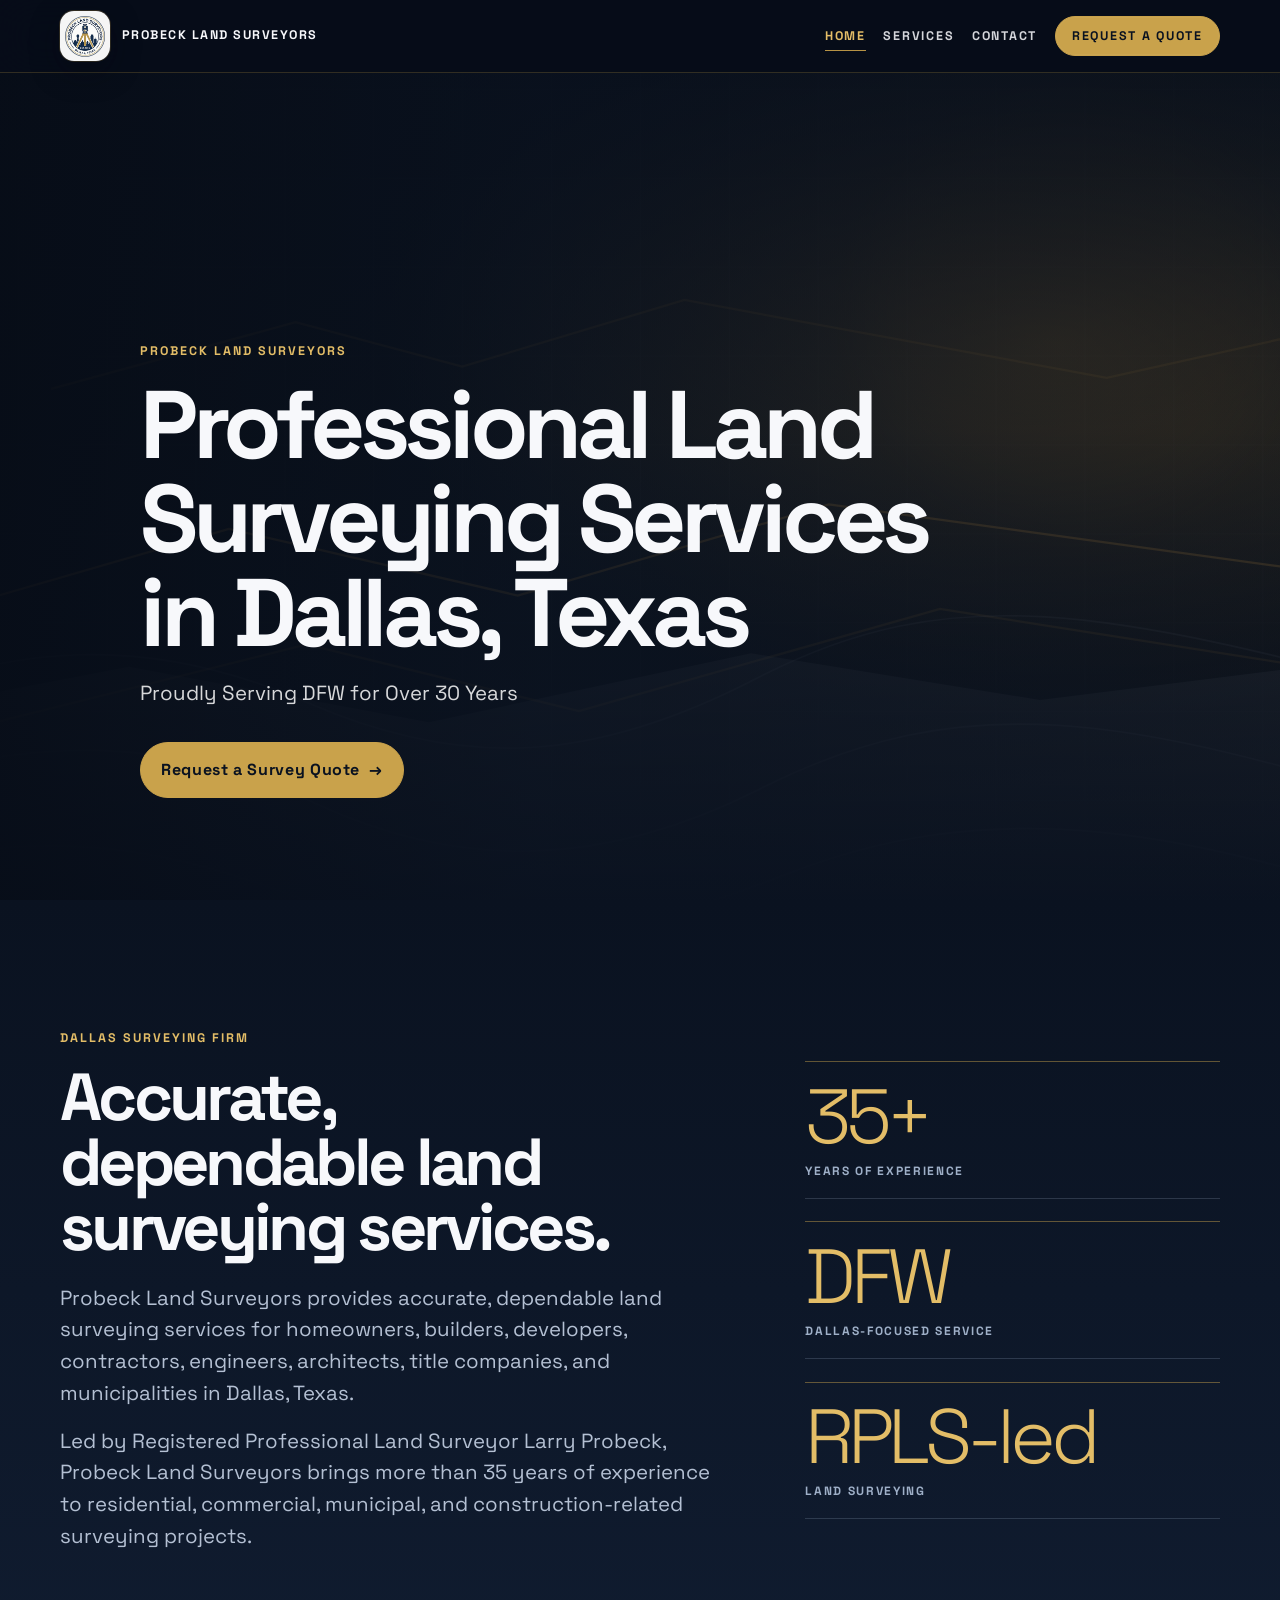
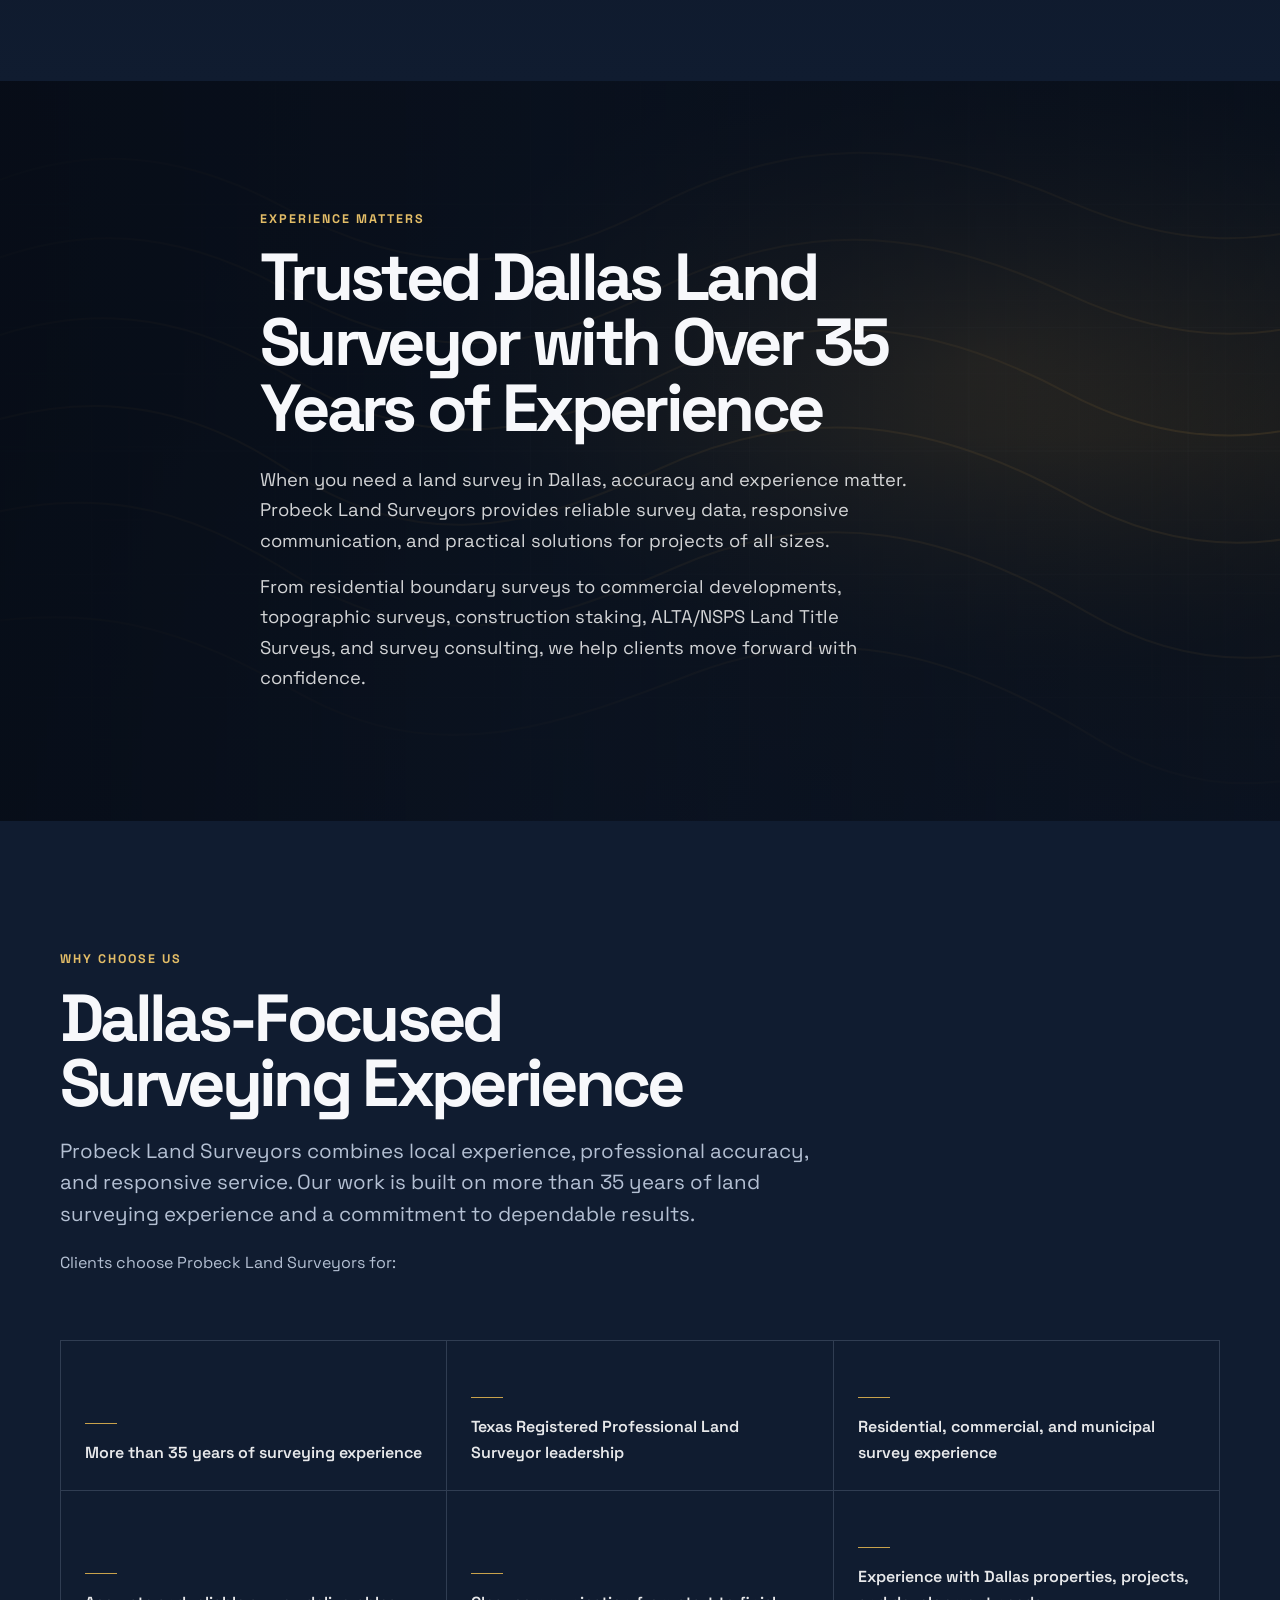
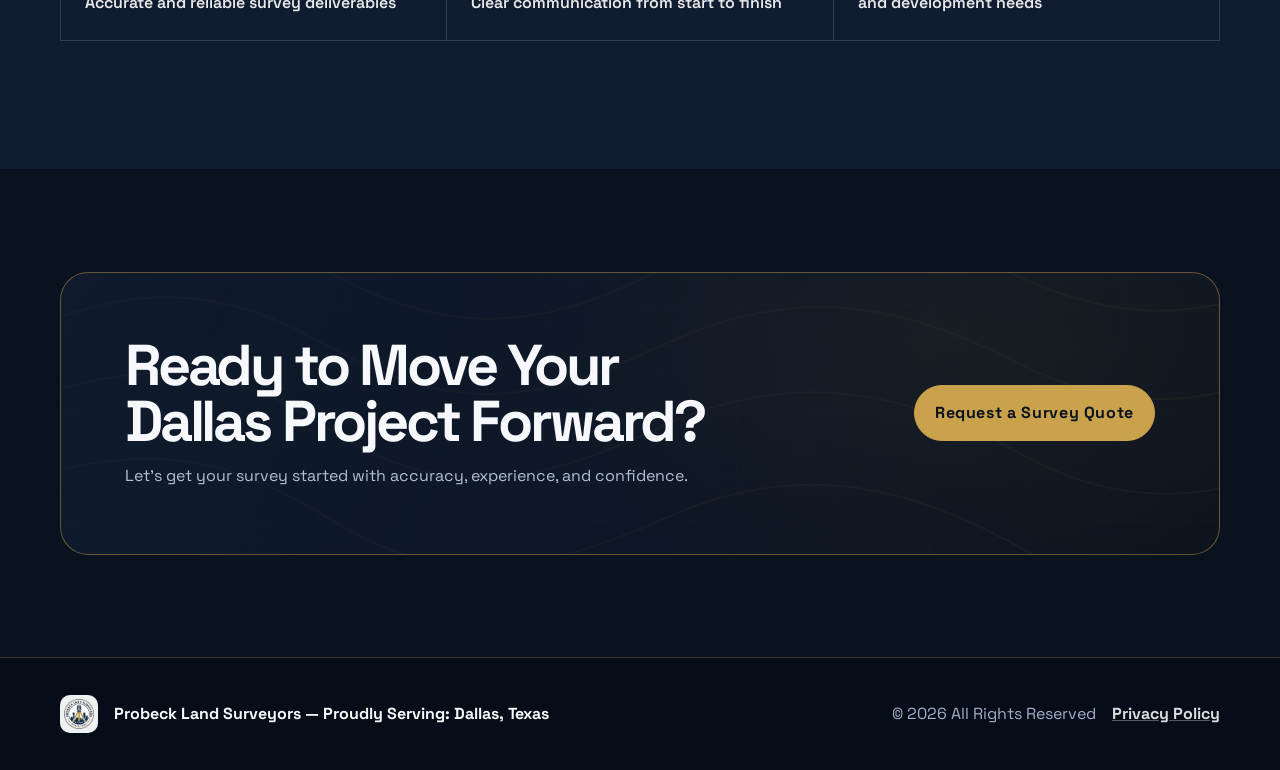
<file: index.html>
<!doctype html>
<html lang="en">
<head>
  <meta charset="utf-8">
  <meta name="viewport" content="width=device-width, initial-scale=1">
  <meta name="theme-color" content="#10212f">
  <link rel="preconnect" href="https://fonts.googleapis.com">
  <link rel="preconnect" href="https://fonts.gstatic.com" crossorigin>
  <link href="https://fonts.googleapis.com/css2?family=Space+Grotesk:wght@300;400;500;600;700&display=swap" rel="stylesheet">
  <link rel="stylesheet" href="css/style.css">
  <link rel="icon" href="images/favicon-32x32.png" sizes="32x32" type="image/png">
  <link rel="apple-touch-icon" href="images/apple-touch-icon.png">
  <title>Professional Land Surveying Services in Dallas, Texas | Probeck Land Surveyors</title>
  <meta name="description" content="Probeck Land Surveyors provides accurate, dependable land surveying services for homeowners, builders, developers, contractors, engineers, architects, title companies, and municipalities in Dallas, Texas.">
  <meta property="og:title" content="Professional Land Surveying Services in Dallas, Texas | Probeck Land Surveyors">
  <meta property="og:description" content="Probeck Land Surveyors provides accurate, dependable land surveying services for homeowners, builders, developers, contractors, engineers, architects, title companies, and municipalities in Dallas, Texas.">
  <meta property="og:type" content="website">
  <meta property="og:url" content="https://www.probecksurveying.com/">
  <meta property="og:image" content="https://www.probecksurveying.com/images/og-image.png">
  <script type="application/ld+json">{
    "@context": "https://schema.org",
    "@type": "ProfessionalService",
    "name": "Probeck Land Surveyors",
    "url": "https://www.probecksurveying.com",
    "areaServed": "Dallas, TX",
    "address": {
      "@type": "PostalAddress",
      "addressLocality": "Dallas",
      "addressRegion": "TX",
      "addressCountry": "US"
    }
  }</script>
</head>
<body>
<a class="skip-link" href="#main">Skip to main content</a>
<header class="site-header" data-site-header>
  <div class="container header-inner">
    <a class="logo" href="index.html" aria-label="Probeck Land Surveyors home">
      <span class="logo-chip"><img src="images/logo-site.png" alt="Probeck Land Surveyors logo" width="80" height="80"></span>
      <span class="logo-text">Probeck Land Surveyors</span>
      <span class="sr-only">PLS</span>
      <span class="sr-only">Probeck Surveying</span>
      <span class="sr-only">Dallas, Texas</span>
    </a>
    <button class="nav-toggle" type="button" aria-label="Toggle navigation" aria-controls="site-nav" aria-expanded="false">
      <span></span><span></span><span></span>
    </button>
    <nav class="site-nav" id="site-nav" aria-label="Primary navigation">
      <ul>
        <li><a aria-current="page" href="index.html">Home</a></li>
        <li><a  href="services.html">Services</a></li>
        <li><a  href="contact.html">Contact</a></li>
        <li><a class="nav-cta" href="contact.html">Request a Quote</a></li>
      </ul>
    </nav>
  </div>
</header>
<main id="main">
  <section class="hero cinematic-hero" aria-labelledby="home-hero-title">
    <div class="hero-media" aria-hidden="true"></div>
    <div class="container hero-content" data-reveal>
      <p class="eyebrow">PROBECK LAND SURVEYORS</p>
      <h1 id="home-hero-title">Professional Land Surveying Services in Dallas, Texas</h1>
      <p class="lead">Proudly Serving DFW for Over 30 Years</p>
      <span class="sr-only">35+ years of experience</span>
      <span class="sr-only">Registered Professional Land Surveyor leadership</span>
      <a class="button" href="contact.html">Request a Survey Quote <span aria-hidden="true">→</span></a>
    </div>
  </section>

  <section class="section intro-section" aria-labelledby="intro-title">
    <div class="container intro-grid" data-reveal>
      <div>
        <p class="eyebrow">Dallas surveying firm</p>
        <h2 id="intro-title">Accurate, dependable land surveying services.</h2>
        <div class="lead intro-copy">
          <p>Probeck Land Surveyors provides accurate, dependable land surveying services for homeowners, builders, developers, contractors, engineers, architects, title companies, and municipalities in Dallas, Texas.</p>
          <p>Led by Registered Professional Land Surveyor Larry Probeck, Probeck Land Surveyors brings more than 35 years of experience to residential, commercial, municipal, and construction-related surveying projects.</p>
        </div>
      </div>
      <aside class="stat-grid" aria-label="Surveying experience summary">
        <div class="stat"><strong>35+</strong><span>Years of experience</span></div>
        <div class="stat"><strong>DFW</strong><span>Dallas-focused service</span></div>
        <div class="stat" aria-label="RPLS-led land surveying"><strong class="stat-generated" data-stat="RPLS-led" aria-hidden="true"></strong><span class="stat-generated" data-stat="land surveying" aria-hidden="true"></span></div>
      </aside>
    </div>
  </section>

  <section class="image-band trusted-band" aria-labelledby="trusted-title">
    <div class="container image-band-content" data-reveal>
      <p class="eyebrow">Experience matters</p>
      <h2 id="trusted-title">Trusted Dallas Land Surveyor with Over 35 Years of Experience</h2>
      <p>When you need a land survey in Dallas, accuracy and experience matter. Probeck Land Surveyors provides reliable survey data, responsive communication, and practical solutions for projects of all sizes.</p>
      <p>From residential boundary surveys to commercial developments, topographic surveys, construction staking, ALTA/NSPS Land Title Surveys, and survey consulting, we help clients move forward with confidence.</p>
    </div>
  </section>

  <section class="section why-section" aria-labelledby="why-title">
    <div class="container" data-reveal>
      <div class="section-heading text-narrow">
        <p class="eyebrow">Why choose us</p>
        <h2 id="why-title">Dallas-Focused Surveying Experience</h2>
        <p class="lead">Probeck Land Surveyors combines local experience, professional accuracy, and responsive service. Our work is built on more than 35 years of land surveying experience and a commitment to dependable results.</p>
        <p>Clients choose Probeck Land Surveyors for:</p>
      </div>
      <div class="check-grid" aria-label="Clients choose Probeck Land Surveyors for">
        <div class="check-item"><span>More than 35 years of surveying experience</span></div>
        <div class="check-item"><span>Texas Registered Professional Land Surveyor leadership</span></div>
        <div class="check-item"><span>Residential, commercial, and municipal survey experience</span></div>
        <div class="check-item"><span>Accurate and reliable survey deliverables</span></div>
        <div class="check-item"><span>Clear communication from start to finish</span></div>
        <div class="check-item"><span>Experience with Dallas properties, projects, and development needs</span></div>
      </div>
    </div>
  </section>

  <section class="container" aria-labelledby="cta-heading" data-reveal>
  <div class="cta-band">
    <div>
      <h2 id="cta-heading">Ready to Move Your Dallas Project Forward?</h2>
      <p>Let's get your survey started with accuracy, experience, and confidence.</p>
    </div>
    <a class="button" href="contact.html">Request a Survey Quote</a>
  </div>
</section>
</main>
<footer class="site-footer">
  <div class="container footer-inner">
    <div class="footer-brand-block">
      <img class="footer-logo" src="images/logo-site.png" alt="Probeck Land Surveyors logo" width="80" height="80" loading="lazy">
      <div>
        <div class="footer-brand">Probeck Land Surveyors — Proudly Serving: Dallas, Texas</div>
      </div>
    </div>
    <div class="footer-links">
      <span>© 2026 All Rights Reserved</span>
      <a href="privacy-policy.html">Privacy Policy</a>
    </div>
  </div>
</footer>
<script src="js/main.js" defer></script>
</body>
</html>
</file>
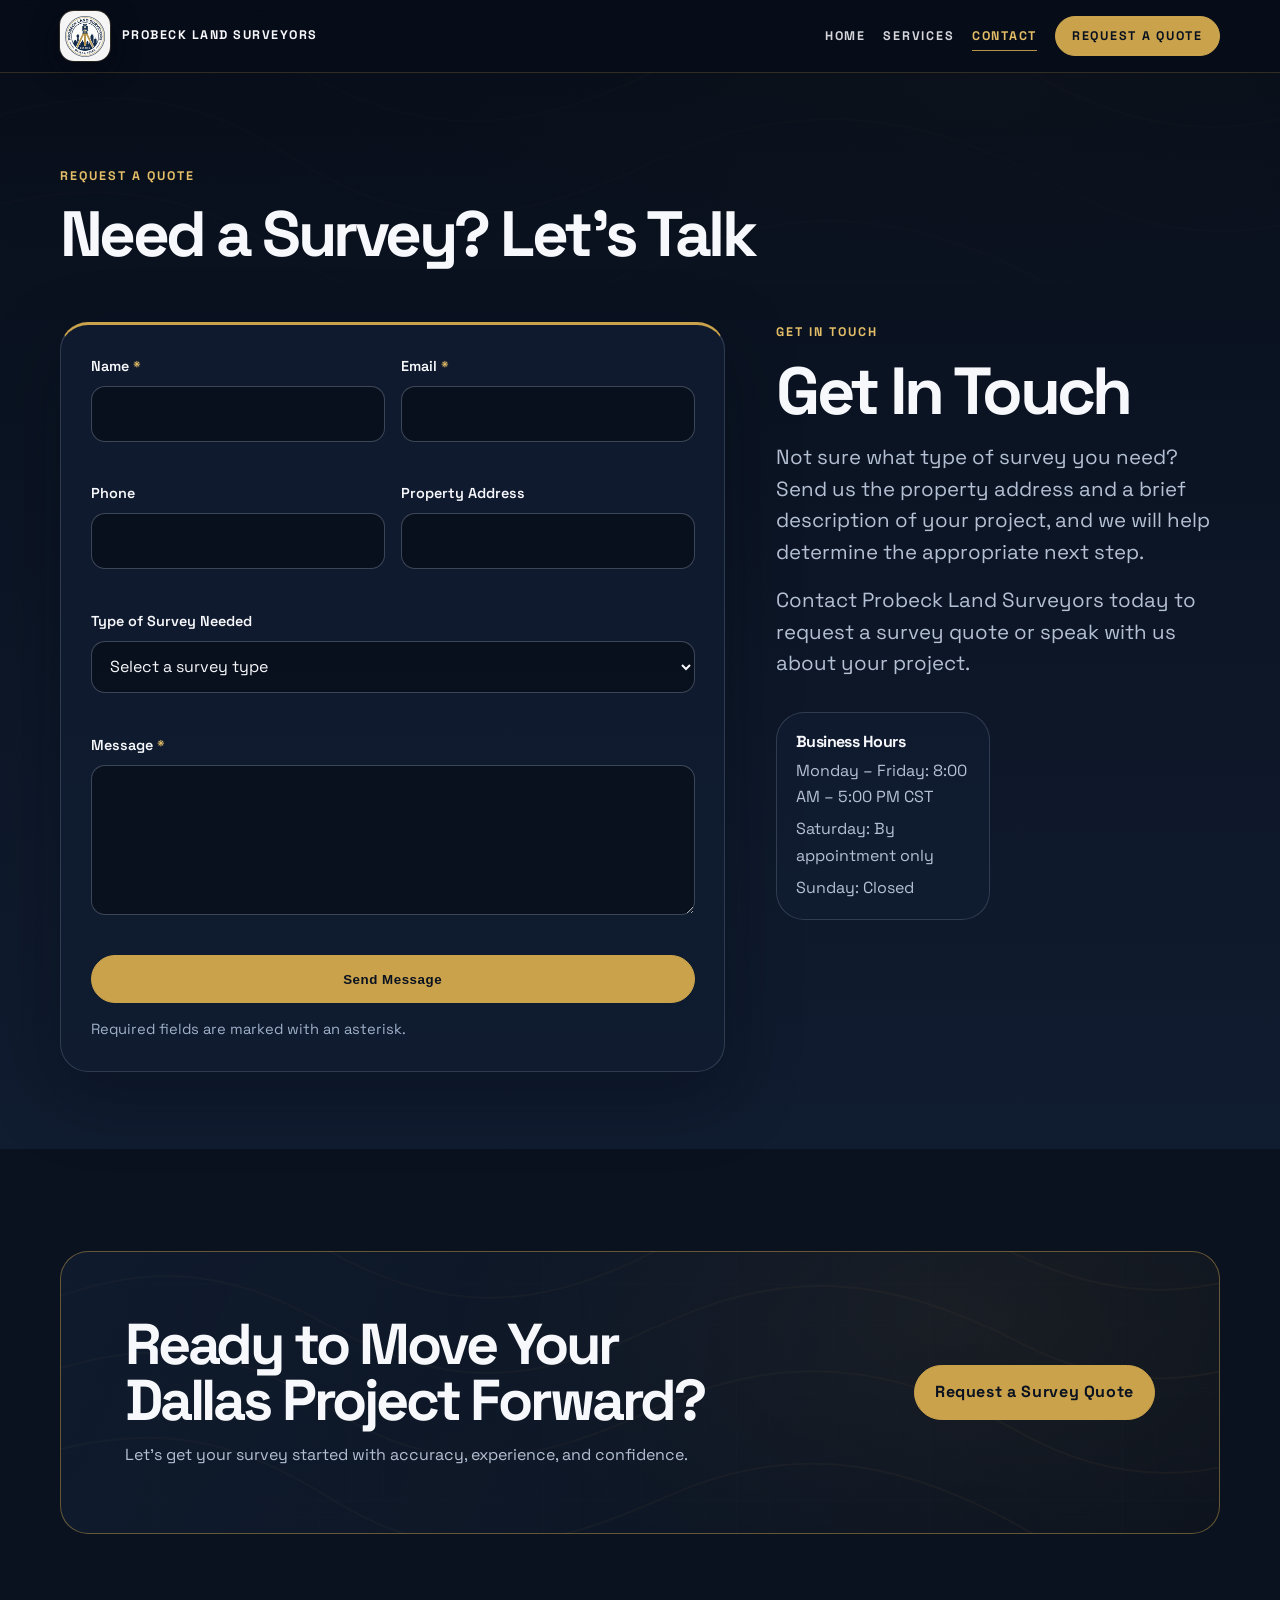
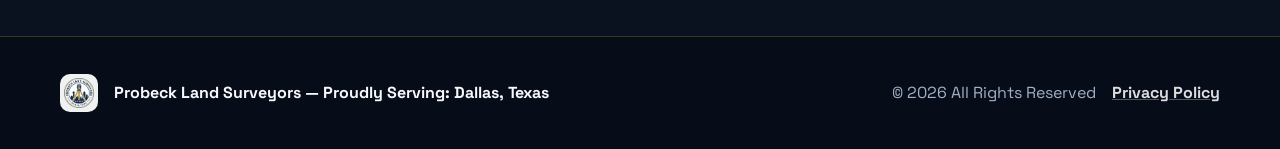
<file: contact.html>
<!doctype html>
<html lang="en">
<head>
  <meta charset="utf-8">
  <meta name="viewport" content="width=device-width, initial-scale=1">
  <meta name="theme-color" content="#10212f">
  <link rel="preconnect" href="https://fonts.googleapis.com">
  <link rel="preconnect" href="https://fonts.gstatic.com" crossorigin>
  <link href="https://fonts.googleapis.com/css2?family=Space+Grotesk:wght@300;400;500;600;700&display=swap" rel="stylesheet">
  <link rel="stylesheet" href="css/style.css">
  <link rel="icon" href="images/favicon-32x32.png" sizes="32x32" type="image/png">
  <link rel="apple-touch-icon" href="images/apple-touch-icon.png">
  <title>Contact Probeck Land Surveyors | Request a Survey Quote</title>
  <meta name="description" content="Contact Probeck Land Surveyors in Dallas, Texas to request a survey quote or discuss the appropriate next step for your property or project.">
  <meta property="og:title" content="Contact Probeck Land Surveyors | Request a Survey Quote">
  <meta property="og:description" content="Contact Probeck Land Surveyors in Dallas, Texas to request a survey quote or discuss the appropriate next step for your property or project.">
  <meta property="og:type" content="website">
  <meta property="og:url" content="https://www.probecksurveying.com/contact.html">
  <meta property="og:image" content="https://www.probecksurveying.com/images/og-image.png">
</head>
<body>
<a class="skip-link" href="#main">Skip to main content</a>
<header class="site-header" data-site-header>
  <div class="container header-inner">
    <a class="logo" href="index.html" aria-label="Probeck Land Surveyors home">
      <span class="logo-chip"><img src="images/logo-site.png" alt="Probeck Land Surveyors logo" width="80" height="80"></span>
      <span class="logo-text">Probeck Land Surveyors</span>
      <span class="sr-only">PLS</span>
      <span class="sr-only">Probeck Surveying</span>
      <span class="sr-only">Dallas, Texas</span>
    </a>
    <button class="nav-toggle" type="button" aria-label="Toggle navigation" aria-controls="site-nav" aria-expanded="false">
      <span></span><span></span><span></span>
    </button>
    <nav class="site-nav" id="site-nav" aria-label="Primary navigation">
      <ul>
        <li><a  href="index.html">Home</a></li>
        <li><a  href="services.html">Services</a></li>
        <li><a aria-current="page" href="contact.html">Contact</a></li>
        <li><a class="nav-cta" href="contact.html">Request a Quote</a></li>
      </ul>
    </nav>
  </div>
</header>
<main id="main">
  <section class="page-hero contact-hero" aria-labelledby="contact-title">
    <div class="container" data-reveal>
      <p class="eyebrow">Request a quote</p>
      <h1 id="contact-title">Need a Survey? Let's Talk</h1>
    </div>
  </section>

  <section class="section contact-section" aria-labelledby="get-in-touch-title">
    <div class="container contact-grid" data-reveal>
      <aside>
        <p class="eyebrow">Get In Touch</p>
        <h2 id="get-in-touch-title">Get In Touch</h2>
        <div class="lead contact-copy">
          <p>Not sure what type of survey you need? Send us the property address and a brief description of your project, and we will help determine the appropriate next step.</p>
          <p>Contact Probeck Land Surveyors today to request a survey quote or speak with us about your project.</p>
        </div>
        <div class="info-list">
          <div class="info-item">
            <h3>Business Hours</h3>
            <ul class="hours-list">
              <li>Monday – Friday: 8:00 AM – 5:00 PM CST</li>
              <li>Saturday: By appointment only</li>
              <li>Sunday: Closed</li>
            </ul>
          </div>
        </div>
      </aside>

      <div id="contact-form">
      <form class="contact-form surface-card" id="survey-contact-form" action="https://api.web3forms.com/submit" method="POST" novalidate>
        <input type="hidden" name="access_key" value="6d266eff-7ae9-4b81-be35-848640937caf">
        <input type="hidden" name="subject" value="New survey inquiry from probecksurveying.com">
        <input type="checkbox" name="botcheck" class="hidden" style="display:none" tabindex="-1" autocomplete="off">
        <div class="form-grid">
          <div class="form-field">
            <label for="name">Name <span class="required" aria-hidden="true">*</span></label>
            <input id="name" name="name" type="text" autocomplete="name" required aria-describedby="name-error">
            <span class="field-error" id="name-error" aria-live="polite"></span>
          </div>
          <div class="form-field">
            <label for="email">Email <span class="required" aria-hidden="true">*</span></label>
            <input id="email" name="email" type="email" autocomplete="email" required aria-describedby="email-error">
            <span class="field-error" id="email-error" aria-live="polite"></span>
          </div>
          <div class="form-field">
            <label for="phone">Phone</label>
            <input id="phone" name="phone" type="tel" autocomplete="tel" aria-describedby="phone-error">
            <span class="field-error" id="phone-error" aria-live="polite"></span>
          </div>
          <div class="form-field">
            <label for="property-address">Property Address</label>
            <input id="property-address" name="property_address" type="text" autocomplete="street-address" aria-describedby="property-address-error">
            <span class="field-error" id="property-address-error" aria-live="polite"></span>
          </div>
          <div class="form-field form-field-full">
            <label for="survey-type">Type of Survey Needed</label>
            <select id="survey-type" name="survey_type" aria-describedby="survey-type-error">
              <option value="">Select a survey type</option>
              <option>Boundary Survey</option>
              <option>Residential Survey</option>
              <option>Commercial Survey</option>
              <option>ALTA/NSPS Survey</option>
              <option>Topographic Survey</option>
              <option>Elevation Certificate</option>
              <option>Construction Staking</option>
              <option>Other/Not Sure</option>
            </select>
            <span class="field-error" id="survey-type-error" aria-live="polite"></span>
          </div>
          <div class="form-field form-field-full">
            <label for="message">Message <span class="required" aria-hidden="true">*</span></label>
            <textarea id="message" name="message" autocomplete="off" required aria-describedby="message-error"></textarea>
            <span class="field-error" id="message-error" aria-live="polite"></span>
          </div>
        </div>
        <div class="form-actions">
          <button class="button button-full" type="submit">Send Message</button>
          <div class="form-status" data-form-status role="status" aria-live="polite"></div>
          <p class="form-note">Required fields are marked with an asterisk.</p>
        </div>
      </form>
      </div>
    </div>
  </section>

  <section class="container" aria-labelledby="cta-heading" data-reveal>
  <div class="cta-band">
    <div>
      <h2 id="cta-heading">Ready to Move Your Dallas Project Forward?</h2>
      <p>Let's get your survey started with accuracy, experience, and confidence.</p>
    </div>
    <a class="button" href="#contact-form">Request a Survey Quote</a>
  </div>
</section>
</main>
<footer class="site-footer">
  <div class="container footer-inner">
    <div class="footer-brand-block">
      <img class="footer-logo" src="images/logo-site.png" alt="Probeck Land Surveyors logo" width="80" height="80" loading="lazy">
      <div>
        <div class="footer-brand">Probeck Land Surveyors — Proudly Serving: Dallas, Texas</div>
      </div>
    </div>
    <div class="footer-links">
      <span>© 2026 All Rights Reserved</span>
      <a href="privacy-policy.html">Privacy Policy</a>
    </div>
  </div>
</footer>
<script src="js/main.js" defer></script>
</body>
</html>
</file>
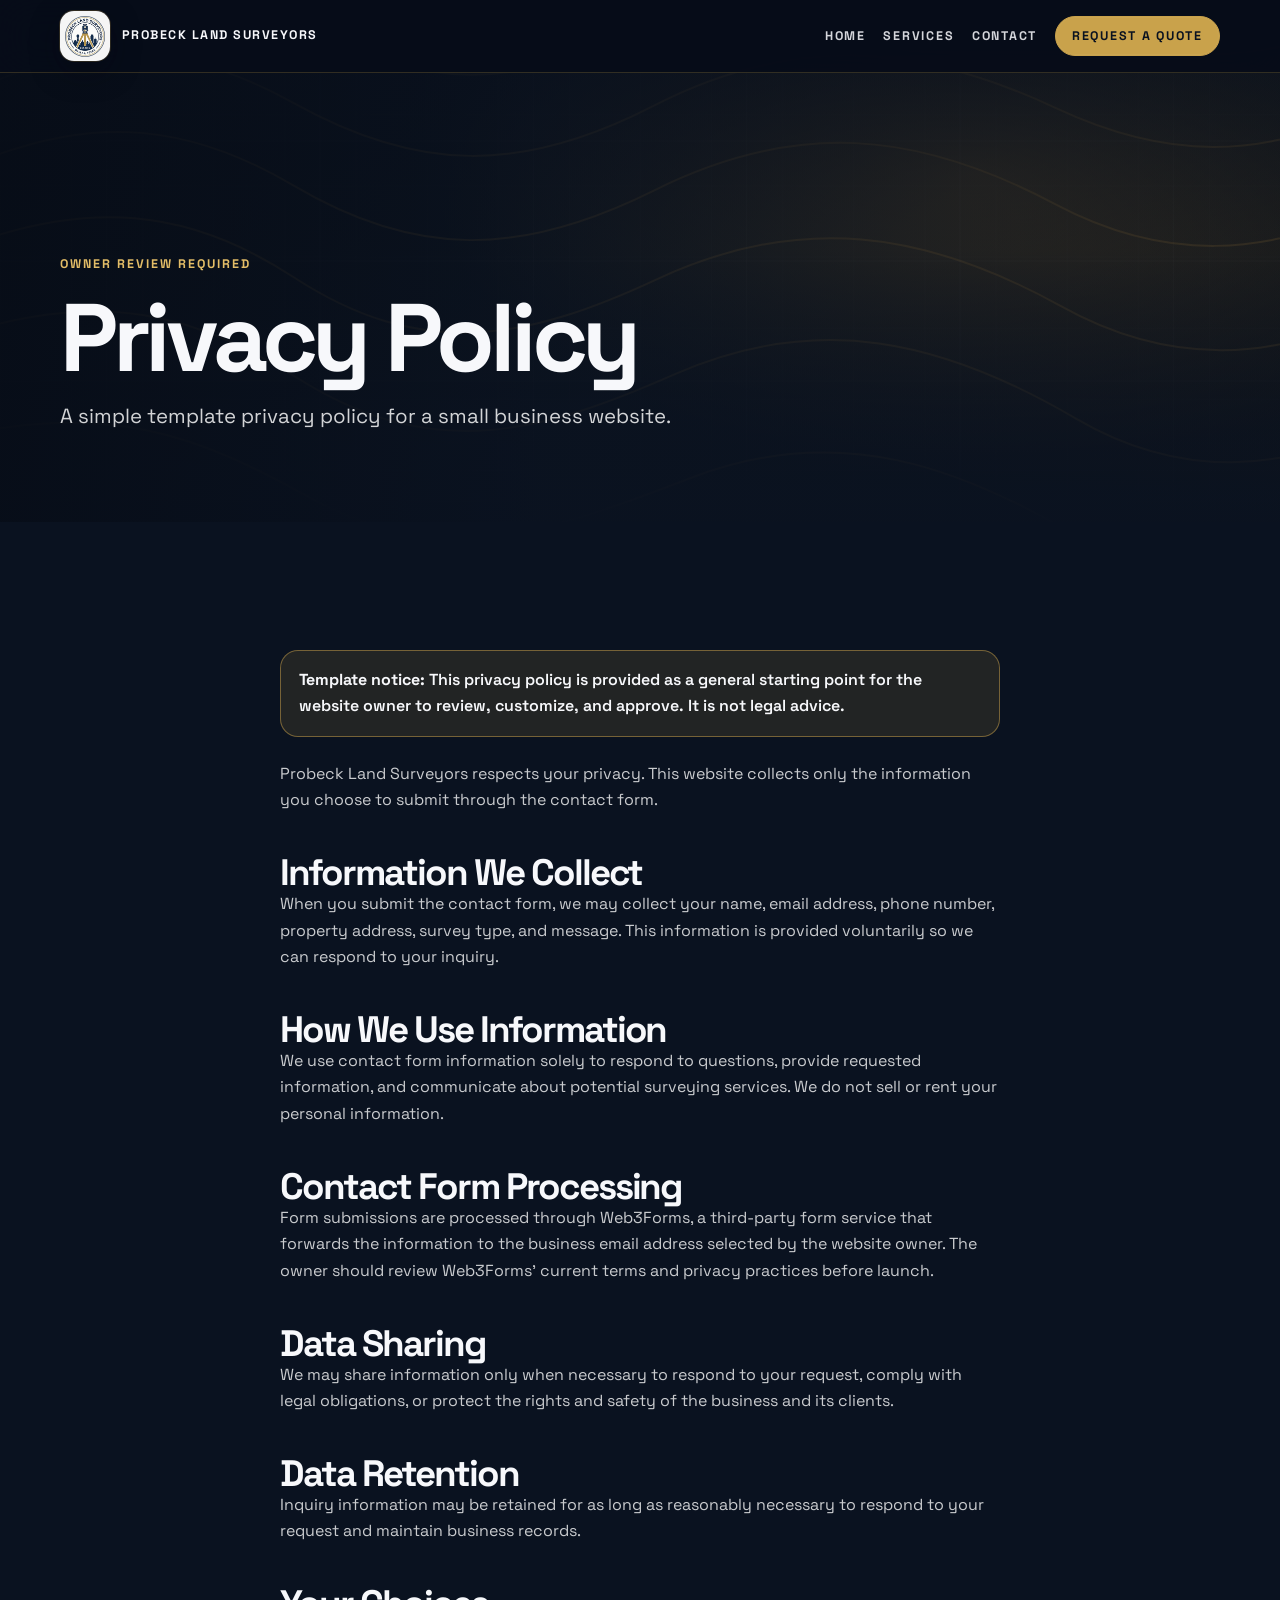
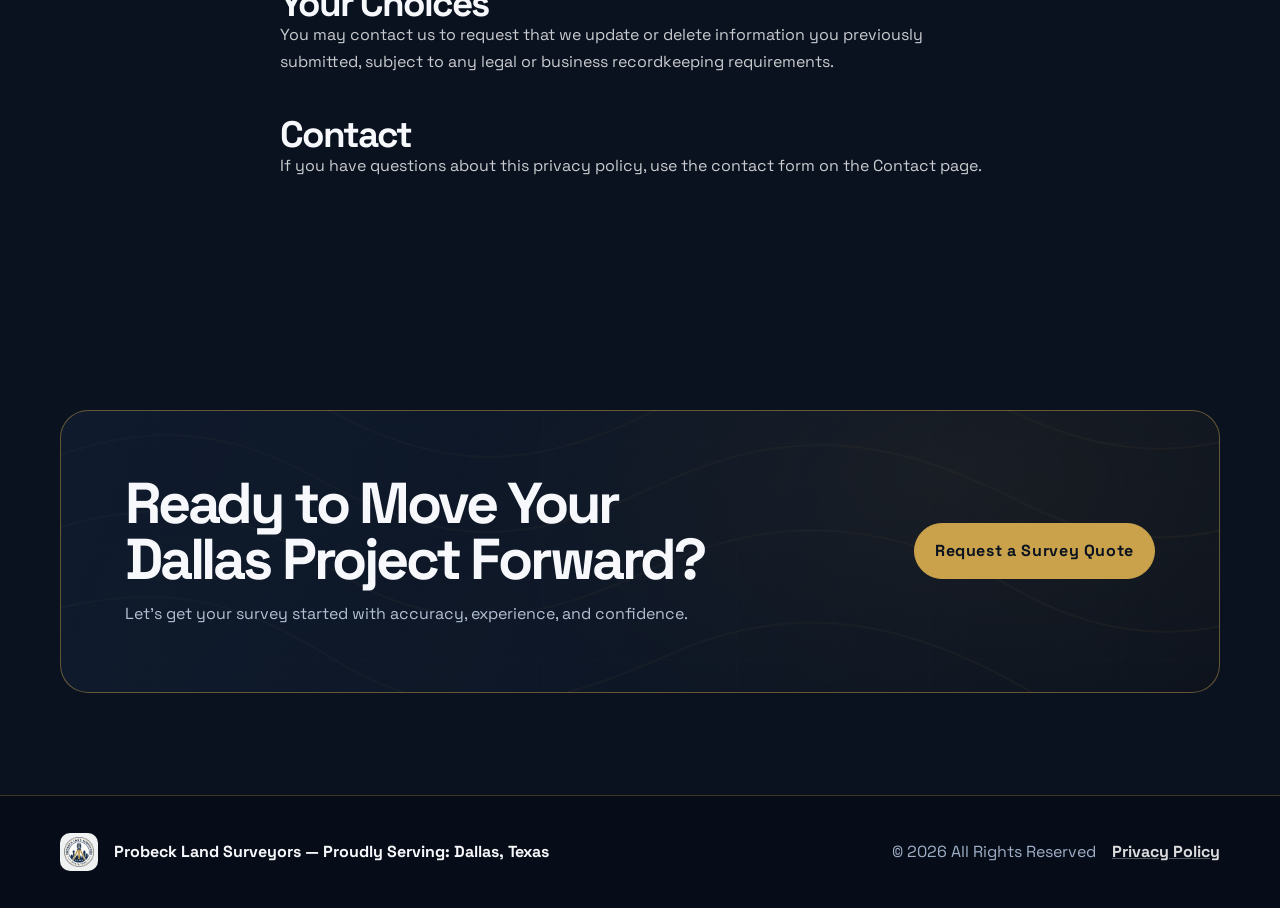
<file: privacy-policy.html>
<!doctype html>
<html lang="en">
<head>
  <meta charset="utf-8">
  <meta name="viewport" content="width=device-width, initial-scale=1">
  <meta name="theme-color" content="#10212f">
  <link rel="preconnect" href="https://fonts.googleapis.com">
  <link rel="preconnect" href="https://fonts.gstatic.com" crossorigin>
  <link href="https://fonts.googleapis.com/css2?family=Space+Grotesk:wght@300;400;500;600;700&display=swap" rel="stylesheet">
  <link rel="stylesheet" href="css/style.css">
  <link rel="icon" href="images/favicon-32x32.png" sizes="32x32" type="image/png">
  <link rel="apple-touch-icon" href="images/apple-touch-icon.png">
  <title>Privacy Policy | Probeck Land Surveyors</title>
  <meta name="description" content="Template privacy policy for Probeck Land Surveyors covering contact form submissions used solely to respond to inquiries.">
  <meta property="og:title" content="Privacy Policy | Probeck Land Surveyors">
  <meta property="og:description" content="Template privacy policy for Probeck Land Surveyors covering contact form submissions used solely to respond to inquiries.">
  <meta property="og:type" content="website">
  <meta property="og:url" content="https://www.probecksurveying.com/privacy-policy.html">
  <meta property="og:image" content="https://www.probecksurveying.com/images/og-image.png">
</head>
<body>
<a class="skip-link" href="#main">Skip to main content</a>
<header class="site-header" data-site-header>
  <div class="container header-inner">
    <a class="logo" href="index.html" aria-label="Probeck Land Surveyors home">
      <span class="logo-chip"><img src="images/logo-site.png" alt="Probeck Land Surveyors logo" width="80" height="80"></span>
      <span class="logo-text">Probeck Land Surveyors</span>
      <span class="sr-only">PLS</span>
      <span class="sr-only">Probeck Surveying</span>
      <span class="sr-only">Dallas, Texas</span>
    </a>
    <button class="nav-toggle" type="button" aria-label="Toggle navigation" aria-controls="site-nav" aria-expanded="false">
      <span></span><span></span><span></span>
    </button>
    <nav class="site-nav" id="site-nav" aria-label="Primary navigation">
      <ul>
        <li><a  href="index.html">Home</a></li>
        <li><a  href="services.html">Services</a></li>
        <li><a  href="contact.html">Contact</a></li>
        <li><a class="nav-cta" href="contact.html">Request a Quote</a></li>
      </ul>
    </nav>
  </div>
</header>
<main id="main">
  <section class="page-hero privacy-hero" aria-labelledby="privacy-title">
    <div class="container" data-reveal>
      <p class="eyebrow">Owner review required</p>
      <h1 id="privacy-title">Privacy Policy</h1>
      <p class="lead">A simple template privacy policy for a small business website.</p>
    </div>
  </section>
  <section class="section privacy-section">
    <div class="container privacy-content" data-reveal>
      <p class="template-notice"><strong>Template notice:</strong> This privacy policy is provided as a general starting point for the website owner to review, customize, and approve. It is not legal advice.</p>
      <p>Probeck Land Surveyors respects your privacy. This website collects only the information you choose to submit through the contact form.</p>

      <h2>Information We Collect</h2>
      <p>When you submit the contact form, we may collect your name, email address, phone number, property address, survey type, and message. This information is provided voluntarily so we can respond to your inquiry.</p>

      <h2>How We Use Information</h2>
      <p>We use contact form information solely to respond to questions, provide requested information, and communicate about potential surveying services. We do not sell or rent your personal information.</p>

      <h2>Contact Form Processing</h2>
      <p>Form submissions are processed through Web3Forms, a third-party form service that forwards the information to the business email address selected by the website owner. The owner should review Web3Forms' current terms and privacy practices before launch.</p>

      <h2>Data Sharing</h2>
      <p>We may share information only when necessary to respond to your request, comply with legal obligations, or protect the rights and safety of the business and its clients.</p>

      <h2>Data Retention</h2>
      <p>Inquiry information may be retained for as long as reasonably necessary to respond to your request and maintain business records.</p>

      <h2>Your Choices</h2>
      <p>You may contact us to request that we update or delete information you previously submitted, subject to any legal or business recordkeeping requirements.</p>

      <h2>Contact</h2>
      <p>If you have questions about this privacy policy, use the contact form on the Contact page.</p>
    </div>
  </section>
  <section class="container" aria-labelledby="cta-heading" data-reveal>
  <div class="cta-band">
    <div>
      <h2 id="cta-heading">Ready to Move Your Dallas Project Forward?</h2>
      <p>Let's get your survey started with accuracy, experience, and confidence.</p>
    </div>
    <a class="button" href="contact.html">Request a Survey Quote</a>
  </div>
</section>
</main>
<footer class="site-footer">
  <div class="container footer-inner">
    <div class="footer-brand-block">
      <img class="footer-logo" src="images/logo-site.png" alt="Probeck Land Surveyors logo" width="80" height="80" loading="lazy">
      <div>
        <div class="footer-brand">Probeck Land Surveyors — Proudly Serving: Dallas, Texas</div>
      </div>
    </div>
    <div class="footer-links">
      <span>© 2026 All Rights Reserved</span>
      <a href="privacy-policy.html">Privacy Policy</a>
    </div>
  </div>
</footer>
<script src="js/main.js" defer></script>
</body>
</html>
</file>
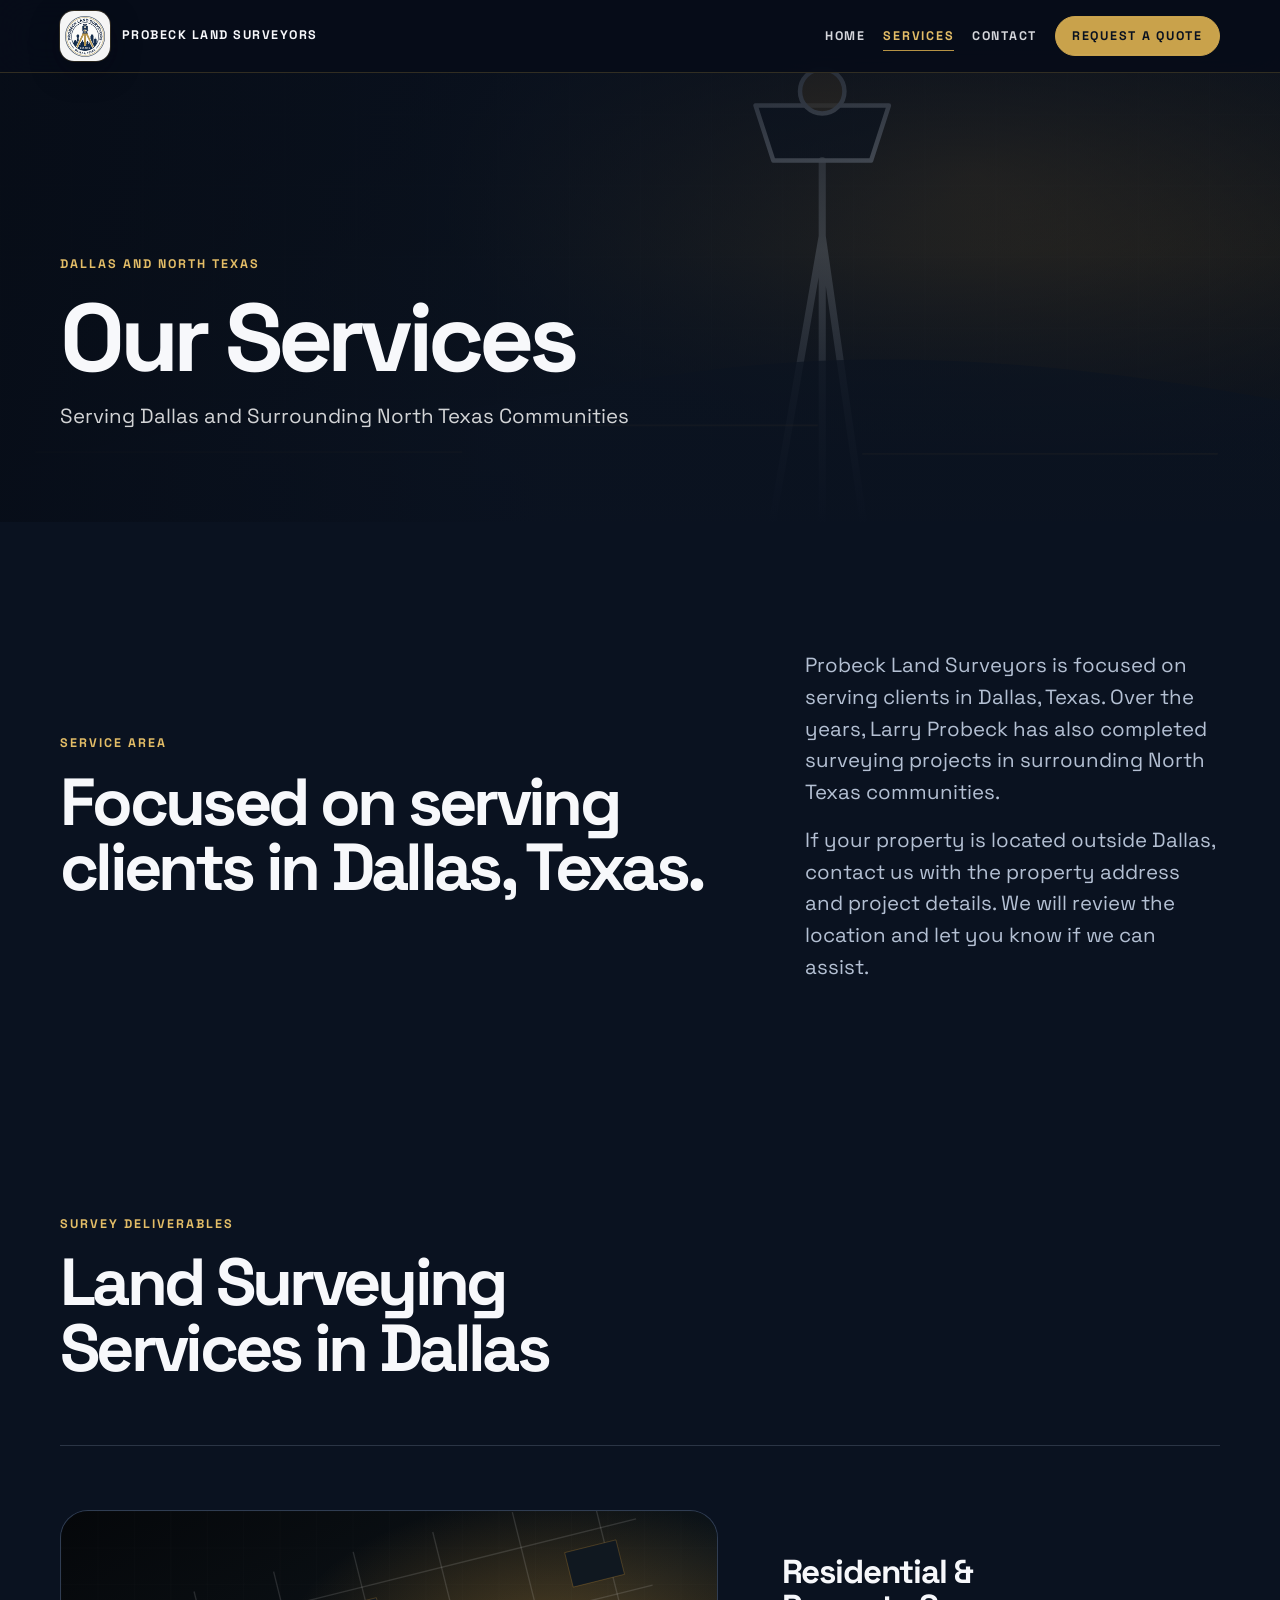
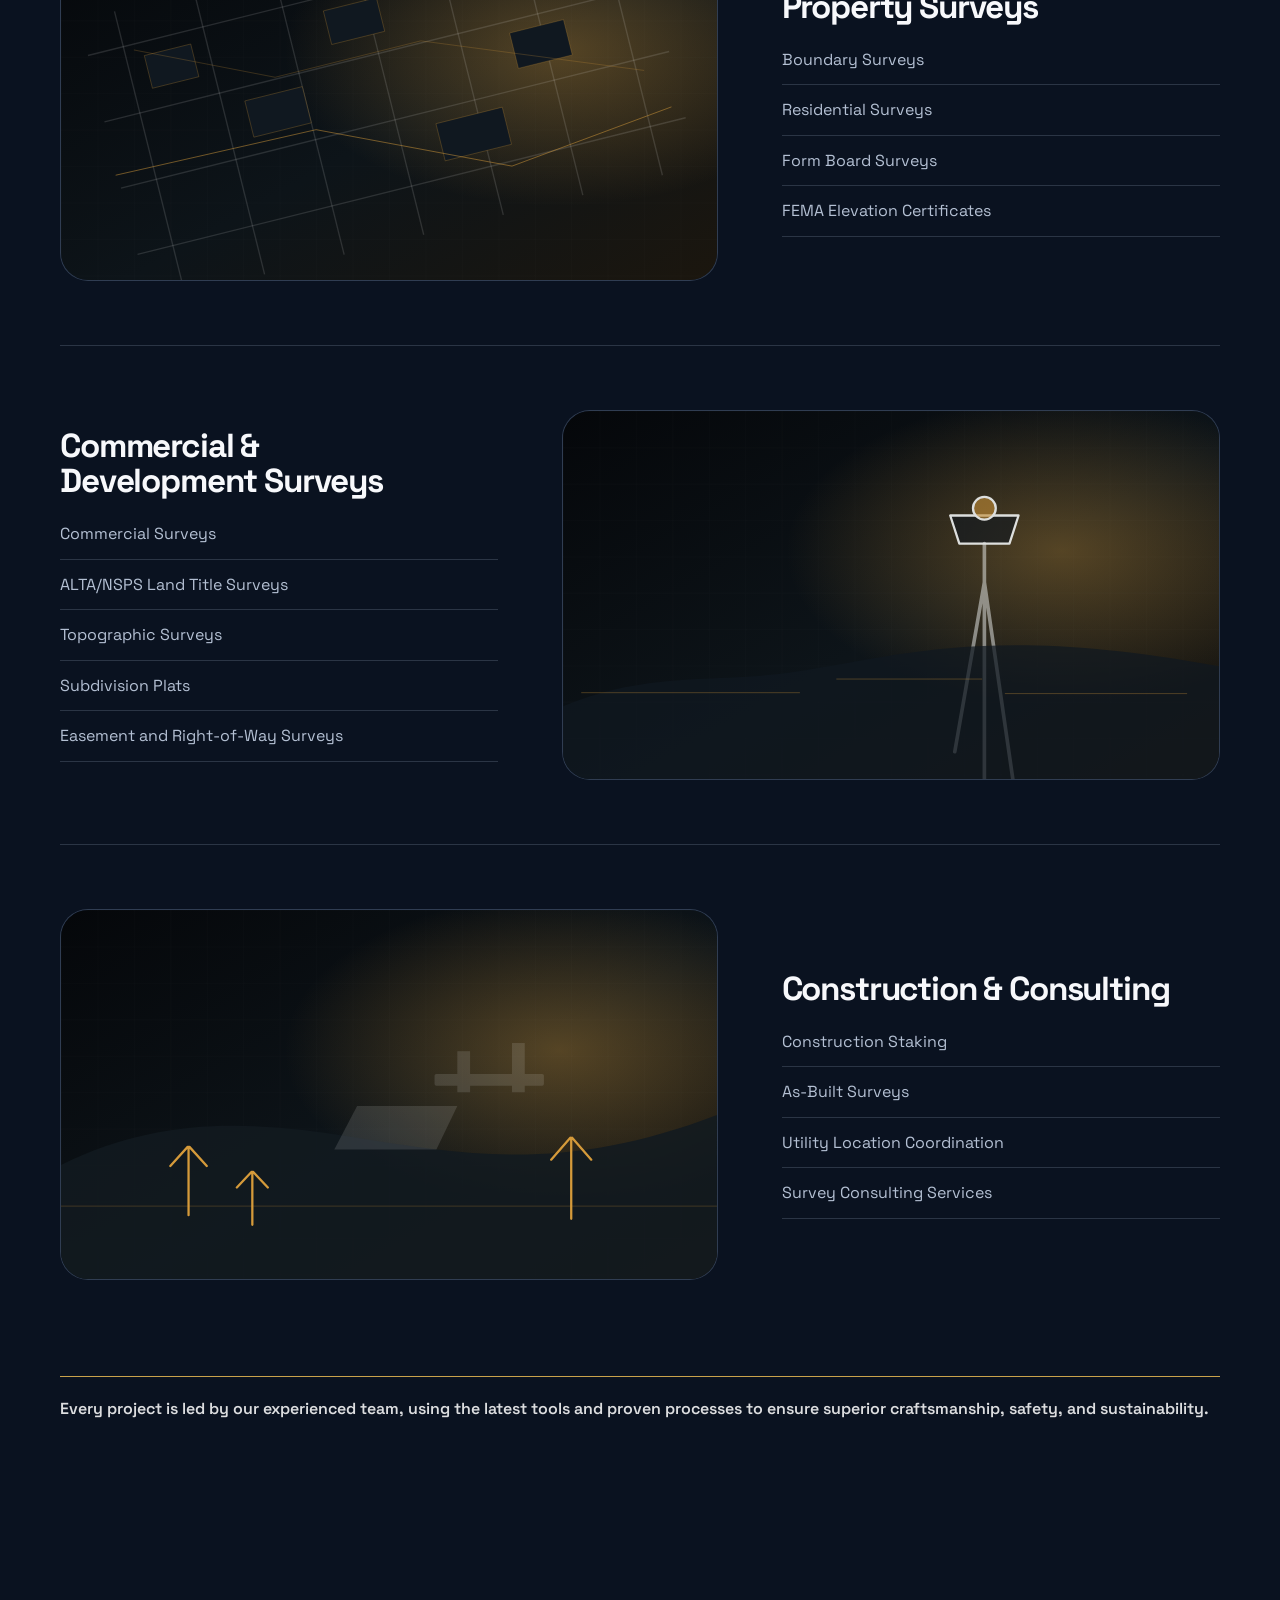
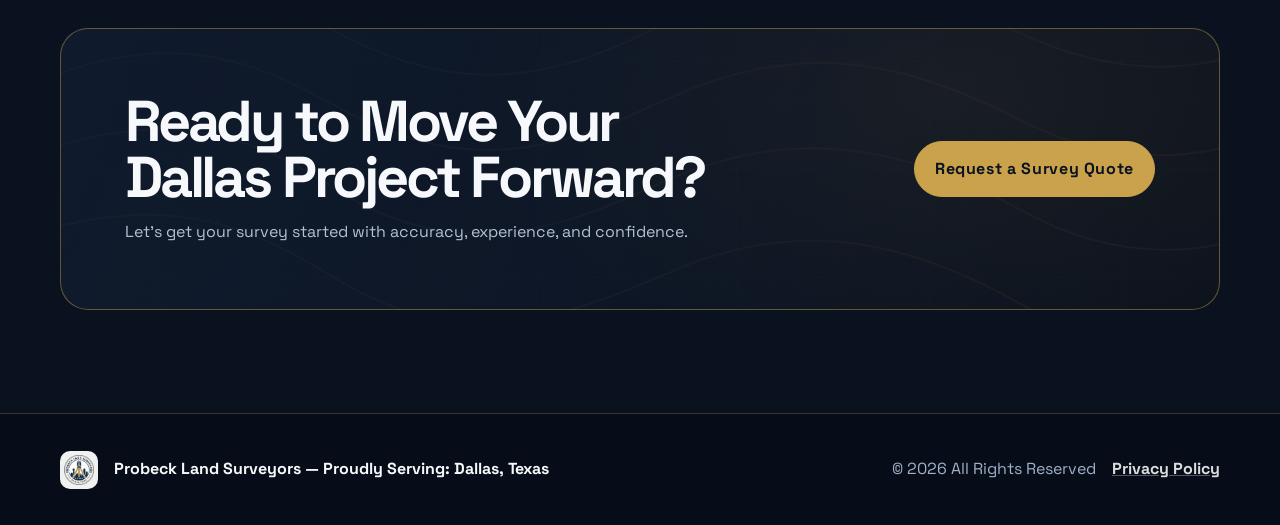
<file: services.html>
<!doctype html>
<html lang="en">
<head>
  <meta charset="utf-8">
  <meta name="viewport" content="width=device-width, initial-scale=1">
  <meta name="theme-color" content="#10212f">
  <link rel="preconnect" href="https://fonts.googleapis.com">
  <link rel="preconnect" href="https://fonts.gstatic.com" crossorigin>
  <link href="https://fonts.googleapis.com/css2?family=Space+Grotesk:wght@300;400;500;600;700&display=swap" rel="stylesheet">
  <link rel="stylesheet" href="css/style.css">
  <link rel="icon" href="images/favicon-32x32.png" sizes="32x32" type="image/png">
  <link rel="apple-touch-icon" href="images/apple-touch-icon.png">
  <title>Our Services | Probeck Land Surveyors Dallas, Texas</title>
  <meta name="description" content="Land surveying services in Dallas including boundary surveys, residential surveys, commercial surveys, ALTA/NSPS Land Title Surveys, topographic surveys, construction staking, and consulting.">
  <meta property="og:title" content="Our Services | Probeck Land Surveyors Dallas, Texas">
  <meta property="og:description" content="Land surveying services in Dallas including boundary surveys, residential surveys, commercial surveys, ALTA/NSPS Land Title Surveys, topographic surveys, construction staking, and consulting.">
  <meta property="og:type" content="website">
  <meta property="og:url" content="https://www.probecksurveying.com/services.html">
  <meta property="og:image" content="https://www.probecksurveying.com/images/og-image.png">
</head>
<body>
<a class="skip-link" href="#main">Skip to main content</a>
<header class="site-header" data-site-header>
  <div class="container header-inner">
    <a class="logo" href="index.html" aria-label="Probeck Land Surveyors home">
      <span class="logo-chip"><img src="images/logo-site.png" alt="Probeck Land Surveyors logo" width="80" height="80"></span>
      <span class="logo-text">Probeck Land Surveyors</span>
      <span class="sr-only">PLS</span>
      <span class="sr-only">Probeck Surveying</span>
      <span class="sr-only">Dallas, Texas</span>
    </a>
    <button class="nav-toggle" type="button" aria-label="Toggle navigation" aria-controls="site-nav" aria-expanded="false">
      <span></span><span></span><span></span>
    </button>
    <nav class="site-nav" id="site-nav" aria-label="Primary navigation">
      <ul>
        <li><a  href="index.html">Home</a></li>
        <li><a aria-current="page" href="services.html">Services</a></li>
        <li><a  href="contact.html">Contact</a></li>
        <li><a class="nav-cta" href="contact.html">Request a Quote</a></li>
      </ul>
    </nav>
  </div>
</header>
<main id="main">
  <section class="page-hero services-hero" aria-labelledby="services-title">
    <div class="container" data-reveal>
      <p class="eyebrow">Dallas and North Texas</p>
      <h1 id="services-title">Our Services</h1>
      <p class="lead">Serving Dallas and Surrounding North Texas Communities</p>
    </div>
  </section>

  <section class="section" aria-labelledby="services-intro-title">
    <div class="container split-grid" data-reveal>
      <div>
        <p class="eyebrow">Service area</p>
        <h2 id="services-intro-title">Focused on serving clients in Dallas, Texas.</h2>
      </div>
      <div class="lead">
        <p>Probeck Land Surveyors is focused on serving clients in Dallas, Texas. Over the years, Larry Probeck has also completed surveying projects in surrounding North Texas communities.</p>
        <p>If your property is located outside Dallas, contact us with the property address and project details. We will review the location and let you know if we can assist.</p>
      </div>
    </div>
  </section>

  <section class="section-tight services-panels" aria-labelledby="land-services-title">
    <div class="container" data-reveal>
      <div class="section-heading text-narrow">
        <p class="eyebrow">Survey deliverables</p>
        <h2 id="land-services-title">Land Surveying Services in Dallas</h2>
      </div>
      <div class="service-panel">
        <div class="panel-image"><img src="images/section-residential.svg" alt="Dark aerial residential neighborhood placeholder with subtle parcel-boundary overlays" width="1440" height="810" loading="lazy"></div>
        <article class="panel-copy">
          <h3>Residential & Property Surveys</h3>
          <ul><li>Boundary Surveys</li><li>Residential Surveys</li><li>Form Board Surveys</li><li>FEMA Elevation Certificates</li></ul>
        </article>
      </div>
      <div class="service-panel service-panel-reverse">
        <div class="panel-image"><img src="images/hero-services.svg" alt="Dark cinematic surveying total station placeholder on open land at dusk" width="1440" height="810" loading="lazy"></div>
        <article class="panel-copy">
          <h3>Commercial & Development Surveys</h3>
          <ul><li>Commercial Surveys</li><li>ALTA/NSPS Land Title Surveys</li><li>Topographic Surveys</li><li>Subdivision Plats</li><li>Easement and Right-of-Way Surveys</li></ul>
        </article>
      </div>
      <div class="service-panel">
        <div class="panel-image"><img src="images/section-construction.svg" alt="Dark construction site placeholder with survey stakes in the foreground" width="1440" height="810" loading="lazy"></div>
        <article class="panel-copy">
          <h3>Construction & Consulting</h3>
          <ul><li>Construction Staking</li><li>As-Built Surveys</li><li>Utility Location Coordination</li><li>Survey Consulting Services</li></ul>
        </article>
      </div>
      <p class="closing-line">Every project is led by our experienced team, using the latest tools and proven processes to ensure superior craftsmanship, safety, and sustainability.</p>
    </div>
  </section>

  <section class="container" aria-labelledby="cta-heading" data-reveal>
  <div class="cta-band">
    <div>
      <h2 id="cta-heading">Ready to Move Your Dallas Project Forward?</h2>
      <p>Let's get your survey started with accuracy, experience, and confidence.</p>
    </div>
    <a class="button" href="contact.html">Request a Survey Quote</a>
  </div>
</section>
</main>
<footer class="site-footer">
  <div class="container footer-inner">
    <div class="footer-brand-block">
      <img class="footer-logo" src="images/logo-site.png" alt="Probeck Land Surveyors logo" width="80" height="80" loading="lazy">
      <div>
        <div class="footer-brand">Probeck Land Surveyors — Proudly Serving: Dallas, Texas</div>
      </div>
    </div>
    <div class="footer-links">
      <span>© 2026 All Rights Reserved</span>
      <a href="privacy-policy.html">Privacy Policy</a>
    </div>
  </div>
</footer>
<script src="js/main.js" defer></script>
</body>
</html>
</file>
<file: css/style.css>
/* Probeck Land Surveyors — dark cinematic redesign */
:root {
  --color-bg: #0a1220;
  --color-bg-deep: #070d18;
  --color-surface: #101c30;
  --color-surface-strong: #14243a;
  --color-accent: #c9a24b;
  --color-accent-hover: #e3bd67;
  --color-text: #f7f8fb;
  --color-muted: #b4c0d3;
  --color-muted-soft: #9fb0c8;
  --bg: var(--color-bg);
  --bg-2: var(--color-bg-deep);
  --surface: var(--color-surface);
  --surface-2: var(--color-surface-strong);
  --line: rgba(159, 176, 200, .22);
  --line-strong: rgba(201, 162, 75, .46);
  --text: var(--color-text);
  --muted: var(--color-muted);
  --muted-2: var(--color-muted-soft);
  --accent: var(--color-accent);
  --accent-2: var(--color-accent-hover);
  --success: #74d7a0;
  --error: #ff9a8d;
  --container: 1160px;
  --header-height: 72px;
  --radius: 28px;
  --ease: cubic-bezier(.2, .8, .2, 1);
}
* { box-sizing: border-box; }
html { scroll-behavior: smooth; background: var(--bg); }
body {
  margin: 0;
  min-width: 320px;
  font-family: 'Space Grotesk', ui-sans-serif, system-ui, -apple-system, BlinkMacSystemFont, "Segoe UI", sans-serif;
  background: var(--bg);
  color: var(--text);
  font-size: 16px;
  line-height: 1.65;
  text-rendering: optimizeLegibility;
  -webkit-font-smoothing: antialiased;
  overflow-x: hidden;
}
body.nav-open { overflow: hidden; }
img, svg { max-width: 100%; height: auto; }
a { color: inherit; }
a:hover { color: var(--accent-2); }
:focus-visible { outline: 2px solid var(--accent-2); outline-offset: 4px; }
.sr-only { position: absolute; width: 1px; height: 1px; padding: 0; margin: -1px; overflow: hidden; clip: rect(0,0,0,0); white-space: nowrap; border: 0; }
.skip-link {
  position: fixed; top: -60px; left: 1rem; z-index: 1000;
  background: var(--text); color: var(--bg); padding: .7rem 1rem; border-radius: 999px;
  font-weight: 700; text-decoration: none;
}
.skip-link:focus { top: 1rem; }
.container { width: min(100% - 2rem, var(--container)); margin-inline: auto; }
.section { padding: clamp(5rem, 10vw, 10rem) 0; }
.section-tight { padding: clamp(4.25rem, 8vw, 8rem) 0; }
.text-narrow { max-width: 760px; }
h1, h2, h3 { margin: 0; color: var(--text); line-height: .98; letter-spacing: -.055em; text-wrap: balance; }
h1 { font-size: clamp(3.4rem, 8.5vw, 6rem); max-width: 980px; }
h2 { font-size: clamp(2.35rem, 5.2vw, 4.6rem); max-width: 900px; }
h3 { font-size: clamp(1.5rem, 2.6vw, 2.25rem); letter-spacing: -.035em; line-height: 1.06; }
p { margin: 0; color: var(--muted); }
p + p { margin-top: 1rem; }
.lead { font-size: clamp(1.04rem, 1.8vw, 1.28rem); line-height: 1.55; color: var(--muted); }
.eyebrow {
  margin: 0 0 1rem;
  color: var(--accent-2);
  font-size: .78rem;
  font-weight: 700;
  text-transform: uppercase;
  letter-spacing: .16em;
}
.section-heading { margin-bottom: clamp(2.5rem, 5vw, 5rem); }
.section-heading .lead, .section-heading p:not(.eyebrow) { margin-top: 1.2rem; }

.site-header {
  position: fixed; inset: 0 0 auto; z-index: 100;
  min-height: var(--header-height);
  background: rgba(7, 13, 24, .92);
  backdrop-filter: saturate(160%) blur(20px);
  border-bottom: 1px solid rgba(201, 162, 75, .22);
}
.header-inner { min-height: var(--header-height); display: flex; align-items: center; justify-content: space-between; gap: 1.2rem; }
.logo { display: inline-flex; align-items: center; gap: .75rem; text-decoration: none; position: relative; z-index: 111; }
.logo-chip {
  display: inline-grid; place-items: center; width: 50px; height: 50px; border-radius: 14px;
  background: rgba(255,255,255,.96); padding: 5px; box-shadow: 0 10px 30px rgba(4, 9, 18, .36), 0 0 0 1px rgba(201, 162, 75, .24);
}
.logo-chip img { width: 100%; height: 100%; object-fit: contain; display: block; }
.logo-text { color: var(--text); font-size: .78rem; font-weight: 700; letter-spacing: .12em; line-height: 1.1; text-transform: uppercase; }
.nav-toggle {
  display: none; width: 48px; height: 48px; border: 1px solid var(--line); border-radius: 999px;
  background: rgba(16, 28, 48, .92); color: var(--text); cursor: pointer; position: relative; z-index: 111;
}
.nav-toggle[aria-expanded="true"] { background: var(--accent); color: var(--bg); border-color: var(--accent-2); }
.nav-toggle span { display: block; width: 19px; height: 2px; margin: 5px auto; background: currentColor; border-radius: 99px; transition: transform .25s var(--ease), opacity .2s var(--ease); }
.nav-toggle[aria-expanded="true"] span:nth-child(1) { transform: translateY(7px) rotate(45deg); }
.nav-toggle[aria-expanded="true"] span:nth-child(2) { opacity: 0; }
.nav-toggle[aria-expanded="true"] span:nth-child(3) { transform: translateY(-7px) rotate(-45deg); }
.site-nav ul { list-style: none; display: flex; align-items: center; gap: 1.1rem; padding: 0; margin: 0; }
.site-nav a {
  position: relative; min-height: 44px; display: inline-flex; align-items: center; color: rgba(247,248,251,.86);
  font-size: .78rem; font-weight: 700; letter-spacing: .14em; text-transform: uppercase; text-decoration: none;
  transition: color .2s var(--ease), transform .2s var(--ease), border-color .2s var(--ease), background .2s var(--ease);
}
.site-nav a:hover, .site-nav a[aria-current="page"] { color: var(--accent-2); }
.site-nav a[aria-current="page"]::after { content: ""; position: absolute; left: 0; right: 0; bottom: .45rem; height: 1px; background: var(--accent); opacity: .9; }
.site-nav .nav-cta { min-height: 40px; padding: 0 1rem; border: 1px solid var(--accent); border-radius: 999px; background: var(--accent); color: var(--bg); box-shadow: 0 0 0 1px rgba(255,255,255,.04) inset; }
.site-nav .nav-cta:hover { background: var(--accent-2); color: var(--bg); border-color: var(--accent-2); transform: translateY(-1px); }
.site-nav .nav-cta::after { display: none; }

.hero, .page-hero, .image-band { position: relative; overflow: hidden; isolation: isolate; }
.hero { min-height: 100svh; display: grid; align-items: end; padding-top: var(--header-height); }
.hero-media, .hero::before, .image-band::before, .page-hero::before {
  content: ""; position: absolute; inset: 0; z-index: -2; background-position: center; background-size: cover; background-repeat: no-repeat;
}
.hero-media { background-image: url('../images/hero-home.svg'); }
.hero::after, .image-band::after, .page-hero::after {
  content: ""; position: absolute; inset: 0; z-index: -1; pointer-events: none;
  background: linear-gradient(90deg, rgba(7,13,24,.9) 0%, rgba(10,18,32,.7) 42%, rgba(10,18,32,.42) 100%), linear-gradient(0deg, rgba(10,18,32,.97) 0%, rgba(10,18,32,.16) 52%, rgba(7,13,24,.82) 100%);
}
.hero-content { padding: clamp(7rem, 12vw, 10rem) 0 clamp(4rem, 8vw, 7rem); max-width: 1000px; }
.hero .lead { margin-top: 1.15rem; max-width: 700px; color: rgba(255,255,255,.84); }
.hero .button { margin-top: 2rem; }
.button {
  display: inline-flex; align-items: center; justify-content: center; gap: .55rem; min-height: 48px; border-radius: 999px;
  padding: .85rem 1.25rem; border: 1px solid var(--accent); background: var(--accent); color: var(--bg);
  font-weight: 700; letter-spacing: .04em; text-decoration: none; cursor: pointer;
  transition: transform .22s var(--ease), background .22s var(--ease), border-color .22s var(--ease), color .22s var(--ease);
}
.button:hover { transform: scale(1.035); color: var(--bg); background: var(--accent-2); border-color: var(--accent-2); }
.button-secondary { background: transparent; color: var(--text); }
.button-full { width: 100%; }

.intro-section { background: linear-gradient(180deg, var(--bg) 0%, var(--surface) 100%); }
.intro-grid, .split-grid { display: grid; grid-template-columns: minmax(0, .98fr) minmax(300px, .62fr); gap: clamp(3rem, 7vw, 6rem); align-items: center; }
.intro-copy { margin-top: 1.4rem; }
.stat-grid { display: grid; grid-template-columns: 1fr; gap: 1.4rem; align-items: end; }
.stat { padding: 1.2rem 0; border-top: 1px solid var(--line-strong); border-bottom: 1px solid var(--line); }
.stat strong { display: block; color: var(--accent-2); font-size: clamp(2.4rem, 6vw, 5.5rem); font-weight: 300; line-height: .9; letter-spacing: -.07em; }
.stat span { display: block; margin-top: .75rem; color: var(--muted-2); font-size: .75rem; font-weight: 700; text-transform: uppercase; letter-spacing: .14em; line-height: 1.35; }
.stat-generated::before { content: attr(data-stat); }
.image-band { min-height: clamp(640px, 78vh, 860px); display: grid; align-items: center; }
.trusted-band::before { background-image: url('../images/section-topo.svg'); }
.image-band-content { max-width: 760px; padding: clamp(5rem, 10vw, 9rem) 0; }
.image-band-content p:not(.eyebrow) { max-width: 650px; color: rgba(255,255,255,.82); font-size: clamp(1rem, 1.45vw, 1.15rem); }
.image-band-content h2 { margin-bottom: 1.5rem; }
.why-section { background: var(--surface); }
.check-grid { display: grid; grid-template-columns: repeat(3, 1fr); gap: 0; border-top: 1px solid var(--line); border-left: 1px solid var(--line); }
.check-item { min-height: 150px; display: flex; align-items: end; padding: 1.5rem; border-right: 1px solid var(--line); border-bottom: 1px solid var(--line); color: rgba(255,255,255,.9); font-weight: 600; }
.check-item span::before { content: ""; display: block; width: 32px; height: 1px; margin-bottom: 1rem; background: var(--accent); }

.page-hero { min-height: 58svh; display: grid; align-items: end; padding-top: var(--header-height); }
.page-hero::before { background-image: url('../images/section-topo.svg'); }
.services-hero::before { background-image: url('../images/hero-services.svg'); }
.contact-hero::before, .privacy-hero::before { background-image: url('../images/section-topo.svg'); }
.page-hero .container { padding: clamp(6rem, 11vw, 9rem) 0 clamp(4rem, 7vw, 6rem); }
.page-hero .lead { margin-top: 1rem; color: rgba(255,255,255,.82); }
.services-panels { background: var(--bg); }
.service-panel { display: grid; grid-template-columns: minmax(0, 1.08fr) minmax(300px, .72fr); gap: clamp(1.8rem, 5vw, 4.5rem); align-items: center; padding: clamp(2.5rem, 5vw, 4.5rem) 0; border-top: 1px solid var(--line); }
.service-panel-reverse { grid-template-columns: minmax(300px, .72fr) minmax(0, 1.08fr); }
.service-panel-reverse .panel-image { order: 2; }
.panel-image { overflow: hidden; border-radius: var(--radius); background: var(--surface); border: 1px solid var(--line); }
.panel-image img { display: block; width: 100%; height: 100%; min-height: 360px; object-fit: cover; transition: transform .8s var(--ease); }
.service-panel:hover .panel-image img { transform: scale(1.025); }
.panel-copy ul, .service-card ul { list-style: none; padding: 0; margin: 1.4rem 0 0; display: grid; gap: .75rem; }
.panel-copy li, .service-card li { color: var(--muted); padding-bottom: .7rem; border-bottom: 1px solid var(--line); }
.closing-line { margin-top: 2rem; padding: 1.2rem 0 0; border-top: 1px solid var(--accent); color: rgba(255,255,255,.86); font-weight: 600; }

.contact-section { background: linear-gradient(180deg, var(--bg), var(--surface)); padding: clamp(1.25rem, 3vw, 2.4rem) 0 clamp(3rem, 6vw, 5rem); }
.contact-hero { min-height: 0; background: var(--bg); }
.contact-hero::after { background: linear-gradient(180deg, rgba(7,13,24,.94), rgba(10,18,32,.96)); }
.contact-hero .container { padding: calc(var(--header-height) + 1.4rem) 0 1.15rem; }
.contact-hero h1 { font-size: clamp(2.25rem, 5vw, 4.5rem); }
.contact-grid { display: grid; grid-template-columns: minmax(0, 1.08fr) minmax(260px, .72fr); gap: clamp(1.5rem, 4vw, 3.5rem); align-items: start; }
.contact-grid > aside { order: 2; }
#contact-form { order: 1; }
.contact-copy { margin-top: 1.1rem; }
.info-list { display: grid; grid-template-columns: repeat(2, 1fr); gap: 1rem; margin-top: 2rem; }
.info-item, .surface-card { background: rgba(16, 28, 48, .88); border: 1px solid var(--line); border-radius: var(--radius); }
.info-item { padding: 1.15rem; }
.info-item h3 { font-size: 1rem; line-height: 1.2; margin-bottom: .45rem; }
.info-item a { color: var(--text); font-weight: 700; }
.hours-list { list-style: none; padding: 0; margin: .25rem 0 0; color: var(--muted); }
.hours-list li + li { margin-top: .35rem; }
.contact-form { padding: clamp(1.2rem, 2.4vw, 1.85rem); border-top: 3px solid var(--accent); box-shadow: 0 24px 70px rgba(3, 8, 17, .34); }
.form-grid { display: grid; grid-template-columns: repeat(2, 1fr); gap: 1rem; }
.form-field { display: grid; gap: .45rem; }
.form-field-full { grid-column: 1 / -1; }
label { color: var(--text); font-weight: 600; font-size: .9rem; }
.required { color: var(--accent-2); }
input, select, textarea {
  width: 100%; border: 1px solid rgba(159,176,200,.34); border-radius: 14px; background: rgba(7, 13, 24, .72); color: var(--text);
  font: inherit; padding: .85rem .9rem; transition: border-color .2s var(--ease), box-shadow .2s var(--ease), background .2s var(--ease);
}
select option { color: var(--bg); }
textarea { min-height: 150px; resize: vertical; }
input:focus, select:focus, textarea:focus { outline: none; border-color: var(--accent-2); box-shadow: 0 0 0 4px rgba(201,162,75,.22); background: rgba(20, 36, 58, .86); }
.field-error { min-height: 1.1rem; color: var(--error); font-size: .9rem; font-weight: 600; }
input[aria-invalid="true"], select[aria-invalid="true"], textarea[aria-invalid="true"] { border-color: var(--error); }
.form-actions { display: grid; gap: .85rem; margin-top: 1rem; }
.form-status { border-radius: 14px; padding: .9rem 1rem; display: none; font-weight: 700; }
.form-status.is-visible { display: block; }
.form-status.success { color: #d7ffe6; background: rgba(82, 189, 126, .18); border: 1px solid rgba(116, 215, 160, .55); }
.form-status.error { color: #ffe5e1; background: rgba(255, 120, 104, .16); border: 1px solid rgba(255,154,141,.55); }
.form-note { font-size: .92rem; color: var(--muted-2); }
.form-note a, .form-status a { color: var(--text); font-weight: 700; }
.privacy-section { background: var(--bg); }
.privacy-content { max-width: 720px; }
.privacy-content h2 { margin-top: 2.6rem; font-size: clamp(1.6rem, 3vw, 2.3rem); }
.privacy-content p { color: rgba(255,255,255,.78); }
.template-notice { padding: 1rem 1.15rem; border-radius: 18px; background: rgba(201,162,75,.13); border: 1px solid rgba(201,162,75,.5); color: var(--text) !important; font-weight: 600; margin-bottom: 1.5rem; }

.cta-band { margin: clamp(4rem, 8vw, 7rem) auto 0; padding: clamp(2rem, 5vw, 4rem); border-radius: var(--radius); border: 1px solid var(--line-strong); background: linear-gradient(110deg, rgba(16,28,48,.9), rgba(10,18,32,.78)), url('../images/section-topo.svg') center/cover; display: grid; grid-template-columns: minmax(0,1fr) auto; gap: 1.5rem; align-items: center; }
.cta-band h2 { font-size: clamp(2rem, 4.5vw, 4rem); }
.cta-band p { margin-top: .85rem; }
.site-footer { margin-top: clamp(4rem, 8vw, 7rem); padding: 2.3rem 0; border-top: 1px solid rgba(201,162,75,.28); background: var(--bg-2); }
.footer-inner { display: grid; grid-template-columns: 1fr auto; gap: 1.5rem 2rem; align-items: center; }
.footer-brand-block { display: flex; align-items: center; gap: 1rem; }
.footer-logo { width: 38px; height: 38px; object-fit: contain; border-radius: 10px; background: rgba(255,255,255,.94); padding: 4px; }
.footer-brand { color: var(--text); font-weight: 700; }
.site-footer p { color: var(--muted-2); }
.site-footer a { color: rgba(255,255,255,.86); font-weight: 700; text-decoration-color: rgba(255,255,255,.3); }
.footer-links { display: flex; gap: 1rem; flex-wrap: wrap; justify-content: flex-end; color: var(--muted-2); }
[data-reveal] { opacity: 0; transform: translateY(24px); transition: opacity .75s var(--ease), transform .75s var(--ease); }
[data-reveal].is-visible { opacity: 1; transform: translateY(0); }

@media (max-width: 1100px) {
  .intro-grid { grid-template-columns: 1fr; }
  .stat-grid { grid-template-columns: repeat(3, 1fr); }
  .contact-grid { grid-template-columns: 1fr; }
  .info-list { grid-template-columns: 1fr; }
}
@media (max-width: 980px) {
  .nav-toggle { display: inline-block; }
  .site-nav { position: fixed; inset: calc(-1 * env(safe-area-inset-top, 0px)) 0 0; min-height: calc(100dvh + env(safe-area-inset-top, 0px)); display: grid; align-content: center; padding: calc(var(--header-height) + env(safe-area-inset-top, 0px) + 2rem) 1.25rem 2rem; background: rgba(7, 13, 24, .985); backdrop-filter: blur(24px); transform: translateY(-102%); opacity: 0; pointer-events: none; transition: transform .35s var(--ease), opacity .28s var(--ease); }
  .site-nav.is-open { transform: translateY(0); opacity: 1; pointer-events: auto; }
  .site-nav ul { flex-direction: column; align-items: stretch; gap: .75rem; width: min(100%, 560px); margin-inline: auto; }
  .site-nav a { width: 100%; min-height: 56px; padding: .45rem .8rem; border-radius: 16px; color: var(--text); font-size: clamp(1.25rem, 5.4vw, 1.5rem); line-height: 1.2; letter-spacing: .01em; text-transform: none; font-weight: 600; border: 1px solid transparent; }
  .site-nav a:hover, .site-nav a:active, .site-nav a[aria-current="page"] { color: var(--accent-2); background: rgba(201, 162, 75, .11); border-color: rgba(201, 162, 75, .34); }
  .site-nav a[aria-current="page"]::after { left: .8rem; right: auto; bottom: .35rem; width: 42px; height: 2px; background: var(--accent-2); }
  .site-nav .nav-cta { min-height: 56px; margin-top: 1rem; padding: 0 1.4rem; font-size: 1.25rem; letter-spacing: .04em; text-transform: none; justify-content: center; color: var(--bg); }
  .intro-grid, .split-grid, .contact-grid { grid-template-columns: 1fr; }
  .stat-grid { grid-template-columns: repeat(3, 1fr); }
  .check-grid { grid-template-columns: repeat(2, 1fr); }
  .service-panel, .service-panel-reverse { grid-template-columns: 1fr; }
  .service-panel-reverse .panel-image { order: 0; }
  .cta-band { grid-template-columns: 1fr; }
  .cta-band .button { justify-self: start; }
}
@media (max-width: 640px) {
  :root { --header-height: 66px; }
  .container { width: min(100% - 1.25rem, var(--container)); }
  .logo-chip { width: 46px; height: 46px; }
  .logo-text { display: none; }
  .hero { min-height: 94svh; }
  .hero-content { padding-bottom: 4.5rem; }
  .section { padding: 5rem 0; }
  .section-tight { padding: 4rem 0; }
  .contact-section { padding: .75rem 0 3rem; }
  .contact-hero { min-height: 0; }
  .contact-hero .container { padding: calc(var(--header-height) + .9rem) 0 .8rem; }
  .stat-grid, .check-grid, .form-grid, .info-list { grid-template-columns: 1fr; }
  .stat { padding: 1.1rem 0; }
  .check-item { min-height: 128px; padding: 1.25rem; }
  .page-hero { min-height: 50svh; }
  .contact-hero { min-height: 0; }
  .panel-image img { min-height: 260px; }
  .button, .hero .button, .cta-band .button { width: 100%; }
  .footer-inner { grid-template-columns: 1fr; }
  .footer-links { justify-content: flex-start; }
}
@media (prefers-reduced-motion: reduce) {
  html { scroll-behavior: auto; }
  *, *::before, *::after { animation-duration: .01ms !important; animation-iteration-count: 1 !important; transition-duration: .01ms !important; }
  [data-reveal] { opacity: 1 !important; transform: none !important; }
}
</file>
